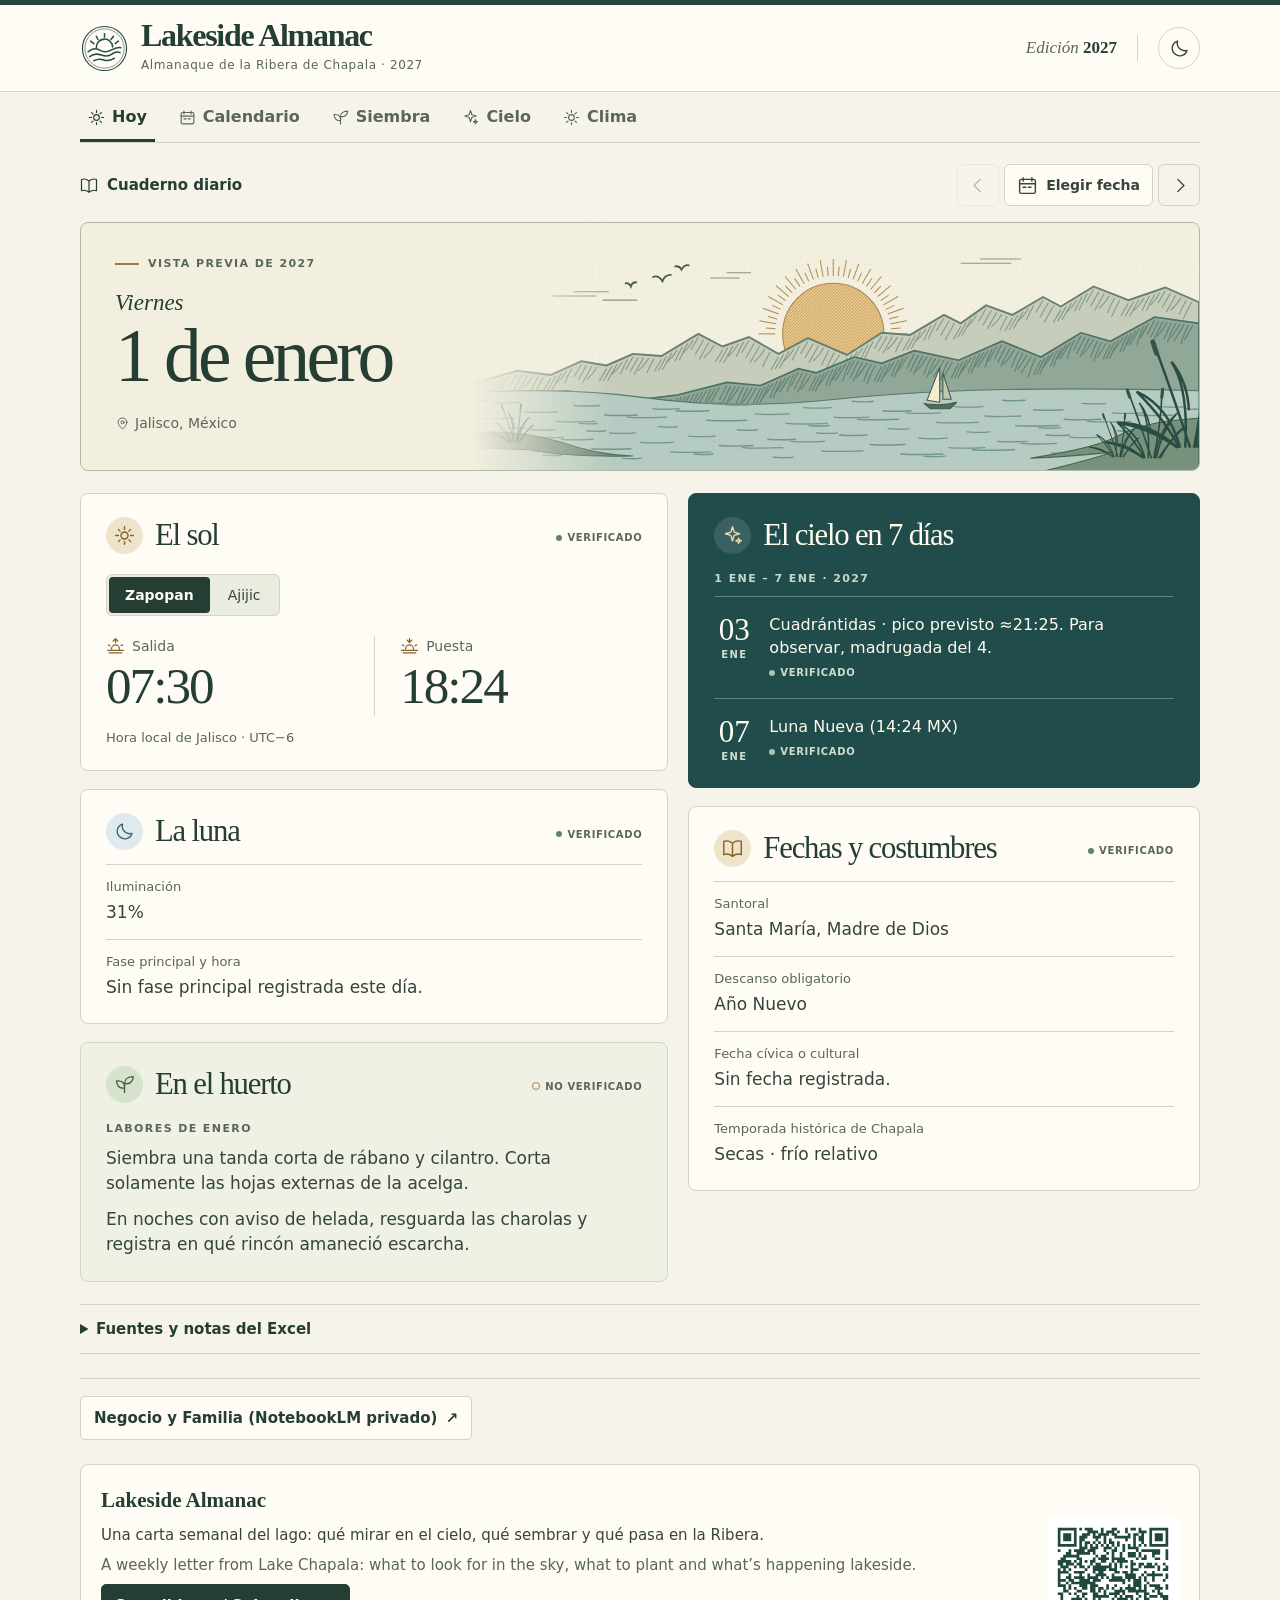
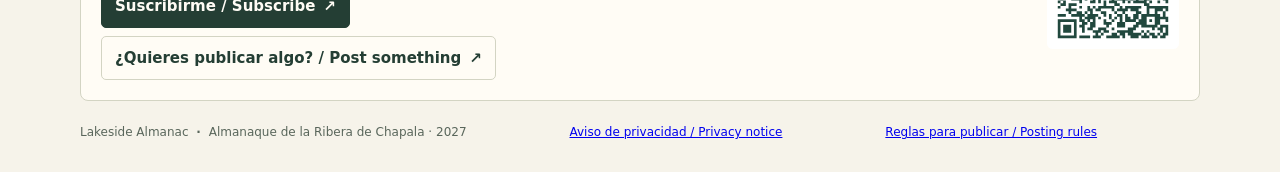
<file: public/index.html>
<!doctype html>
<html lang="es-MX"><head><meta charset="utf-8"><meta name="viewport" content="width=device-width,initial-scale=1"><meta name="theme-color" content="#21483e"><title>Hoy · Lakeside Almanac — Almanaque de la Ribera de Chapala · 2027</title><link rel="manifest" href="./manifest.webmanifest"><link rel="icon" href="./assets/sello.svg" type="image/svg+xml"><link rel="apple-touch-icon" href="./assets/icon-192.png"><link rel="stylesheet" href="./styles.css"><link rel="stylesheet" href="./cuaderno.css"><script defer src="./naturaleza.js"></script><script defer src="./cuaderno.js"></script><script defer src="./app.js"></script></head>
<body><svg class="symbols" xmlns="http://www.w3.org/2000/svg" aria-hidden="true"><defs><symbol id="i-sun" viewBox="0 0 24 24" fill="none" stroke="currentColor" stroke-width="1.6" stroke-linecap="round" stroke-linejoin="round"><circle cx="12" cy="12" r="4"/><path d="M12 2v3m0 14v3M2 12h3m14 0h3M5 5l2 2m10 10 2 2M5 19l2-2M17 7l2-2"/></symbol><symbol id="i-moon" viewBox="0 0 24 24" fill="none" stroke="currentColor" stroke-width="1.6" stroke-linecap="round" stroke-linejoin="round"><path d="M20.5 14.2A8.6 8.6 0 0 1 9.8 3.5a8.6 8.6 0 1 0 10.7 10.7Z"/></symbol><symbol id="i-pin" viewBox="0 0 24 24" fill="none" stroke="currentColor" stroke-width="1.6" stroke-linecap="round" stroke-linejoin="round"><path d="M19 10c0 5-7 11-7 11S5 15 5 10a7 7 0 1 1 14 0Z"/><circle cx="12" cy="10" r="2.5"/></symbol><symbol id="i-leaf" viewBox="0 0 24 24" fill="none" stroke="currentColor" stroke-width="1.6" stroke-linecap="round" stroke-linejoin="round"><path d="M12 21v-9M12 16C6 17 3 13 3 8c6-1 10 3 9 8Zm0-5c0-5 4-8 10-8 0 5-4 9-10 8Z"/></symbol><symbol id="i-star" viewBox="0 0 24 24" fill="none" stroke="currentColor" stroke-width="1.6" stroke-linecap="round" stroke-linejoin="round"><path d="m12 2 1.9 6.1L20 10l-6.1 1.9L12 18l-1.9-6.1L4 10l6.1-1.9ZM19 15l.8 2.2L22 18l-2.2.8L19 21l-.8-2.2L16 18l2.2-.8Z"/></symbol><symbol id="i-book" viewBox="0 0 24 24" fill="none" stroke="currentColor" stroke-width="1.6" stroke-linecap="round" stroke-linejoin="round"><path d="M12 6q-5-4-10-2v15q5-2 10 2 5-4 10-2V4q-5-2-10 2Zm0 0v15"/></symbol><symbol id="i-cal" viewBox="0 0 24 24" fill="none" stroke="currentColor" stroke-width="1.6" stroke-linecap="round" stroke-linejoin="round"><rect x="3" y="5" width="18" height="16" rx="2"/><path d="M7 3v4m10-4v4M3 10h18m-14 4h3m3 0h3"/></symbol><symbol id="i-left" viewBox="0 0 24 24" fill="none" stroke="currentColor" stroke-width="1.6" stroke-linecap="round" stroke-linejoin="round"><path d="m14 5-7 7 7 7"/></symbol><symbol id="i-right" viewBox="0 0 24 24" fill="none" stroke="currentColor" stroke-width="1.6" stroke-linecap="round" stroke-linejoin="round"><path d="m10 5 7 7-7 7"/></symbol><symbol id="i-rise" viewBox="0 0 24 24" fill="none" stroke="currentColor" stroke-width="1.6" stroke-linecap="round" stroke-linejoin="round"><path d="M2 17h20M4 20h16M7 15a5 5 0 1 1 10 0M12 2v5m-3-2 3-3 3 3M3 10l2 1m14 0 2-1"/></symbol><symbol id="i-set" viewBox="0 0 24 24" fill="none" stroke="currentColor" stroke-width="1.6" stroke-linecap="round" stroke-linejoin="round"><path d="M2 17h20M4 20h16M7 15a5 5 0 1 1 10 0M12 2v5m-3-3 3 3 3-3M3 10l2 1m14 0 2-1"/></symbol></defs></svg>
<a class="skip" href="#main">Ir al contenido</a>
<header><div class="mast shell"><div class="brand"><img src="./assets/sello.svg" alt="" width="49" height="49"><div><strong>Lakeside Almanac</strong><small>Almanaque de la Ribera de Chapala · 2027</small></div></div><div class="edition">Edición <b>2027</b></div><button class="round" id="theme" aria-label="Cambiar modo de color"><svg class="ico" aria-hidden="true"><use href="#i-moon"/></svg></button></div></header>
<nav class="sections shell" aria-label="Secciones del almanaque"><a href="#hoy" aria-current="page"><svg class="ico" aria-hidden="true"><use href="#i-sun"/></svg>Hoy</a><a href="#calendario"><svg class="ico" aria-hidden="true"><use href="#i-cal"/></svg>Calendario</a><a href="#siembra"><svg class="ico" aria-hidden="true"><use href="#i-leaf"/></svg>Siembra</a><a href="#cielo"><svg class="ico" aria-hidden="true"><use href="#i-star"/></svg>Cielo</a><a href="#clima"><svg class="ico" aria-hidden="true"><use href="#i-sun"/></svg>Clima</a></nav><main id="main" class="shell"><div id="vista-hoy">
<div class="daybar"><div class="sectionlabel"><svg class="ico" aria-hidden="true"><use href="#i-book"/></svg> <span>Cuaderno diario</span></div><div class="controls"><button id="prev" class="arrow" aria-label="Día anterior"><svg class="ico" aria-hidden="true"><use href="#i-left"/></svg></button><label class="datepick"><svg class="ico" aria-hidden="true"><use href="#i-cal"/></svg> <span>Elegir fecha</span><input id="date" aria-label="Elegir fecha de 2027" type="date" min="2027-01-01" max="2027-12-31"></label><button id="next" class="arrow" aria-label="Día siguiente"><svg class="ico" aria-hidden="true"><use href="#i-right"/></svg></button></div></div>
<section class="hero" aria-labelledby="day"><div class="heroCopy"><div class="eyebrow"><i></i><span id="context">Ficha diaria</span></div><p id="weekday"></p><h1 id="day">Almanaque 2027</h1><p class="location"><svg class="ico" aria-hidden="true"><use href="#i-pin"/></svg> Jalisco, México</p></div><div class="landscape" role="img" aria-label="Ilustración de un velero en el lago de Chapala entre los cerros y los tules"></div></section>
<p id="error" role="alert" hidden></p><noscript>Activa JavaScript para consultar el almanaque.</noscript>
<div id="cards" hidden><div class="columns"><div class="stack">
<section class="card"><div class="head"><div class="iconbox gold"><svg class="ico" aria-hidden="true"><use href="#i-sun"/></svg></div><h2>El sol</h2><span id="sunStatus"></span></div><div class="cities" role="group" aria-label="Lugar para las horas solares"><button data-city="Zapopan" aria-pressed="true">Zapopan</button><button data-city="Ajijic" aria-pressed="false">Ajijic</button></div><div class="times"><div><span><svg class="ico" aria-hidden="true"><use href="#i-rise"/></svg> Salida</span><strong id="sunrise"></strong></div><div><span><svg class="ico" aria-hidden="true"><use href="#i-set"/></svg> Puesta</span><strong id="sunset"></strong></div></div><p class="footnote">Hora local de Jalisco · UTC−6</p></section>
<section class="card"><div class="head"><div class="iconbox blue"><svg class="ico" aria-hidden="true"><use href="#i-moon"/></svg></div><h2>La luna</h2><span id="moonStatus"></span></div><dl id="lunar" class="facts"></dl></section>
<section class="card garden"><div class="head"><div class="iconbox green"><svg class="ico" aria-hidden="true"><use href="#i-leaf"/></svg></div><h2>En el huerto</h2><span id="gardenStatus"></span></div><p class="kicker" id="gardenMonth"></p><div id="gardenText"></div></section></div>
<div class="stack"><section class="card sky"><div class="head"><div class="iconbox"><svg class="ico" aria-hidden="true"><use href="#i-star"/></svg></div><h2>El cielo en 7 días</h2></div><p class="period" id="period"></p><ul class="events" id="events"></ul></section>
<section class="card"><div class="head"><div class="iconbox gold"><svg class="ico" aria-hidden="true"><use href="#i-book"/></svg></div><h2>Fechas y costumbres</h2><span id="civicStatus"></span></div><dl id="daily" class="facts"></dl></section></div></div>
<details class="notes"><summary>Fuentes y notas del Excel</summary><div id="sourceNotes"></div></details></div>
</div><section hidden id="vista-calendario" aria-labelledby="calendarTitle"></section><section hidden id="vista-siembra" aria-labelledby="plantTitle"></section><section hidden id="vista-cielo" aria-labelledby="cieloTitle"></section><section hidden id="vista-clima" aria-labelledby="climaTitle"></section><aside class="acceso-privado"><a id="enlace-gema" class="accion" href="https://notebooklm.google.com/notebook/137dd75f-c014-47d7-93c2-4c7fe466b411" target="_blank" rel="noopener noreferrer">Negocio y Familia (NotebookLM privado)</a></aside>
<aside class="suscripcion" aria-labelledby="suscripcion-titulo"><div class="suscripcion-texto"><h2 id="suscripcion-titulo">Lakeside Almanac</h2><p>Una carta semanal del lago: qué mirar en el cielo, qué sembrar y qué pasa en la Ribera.</p><p lang="en">A weekly letter from Lake Chapala: what to look for in the sky, what to plant and what’s happening lakeside.</p><div class="suscripcion-enlaces"><a id="enlace-suscripcion" class="accion primaria" href="https://docs.google.com/forms/d/e/1FAIpQLSeDGVKd1zAzfpP1UlOgmJfYvRjzBLtCMcK_44Zq1kBSo9piPg/viewform" target="_blank" rel="noopener noreferrer">Suscribirme / Subscribe</a><a id="enlace-publicar" class="accion" href="https://docs.google.com/forms/d/e/1FAIpQLScQP1TS4dMT_EG7CRILo8N8-BUXLTEGWtV1dWwqXKLvJR55ZA/viewform" target="_blank" rel="noopener noreferrer">¿Quieres publicar algo? / Post something</a></div></div><a class="suscripcion-qr-enlace" href="https://docs.google.com/forms/d/e/1FAIpQLSeDGVKd1zAzfpP1UlOgmJfYvRjzBLtCMcK_44Zq1kBSo9piPg/viewform" target="_blank" rel="noopener noreferrer"><img class="suscripcion-qr" src="./assets/qr-suscripcion.svg" width="132" height="132" alt="Código QR para suscribirse a Lakeside Almanac. / QR code to subscribe to Lakeside Almanac." loading="lazy"></a></aside></main><footer class="shell"><span>Lakeside Almanac <b>·</b> Almanaque de la Ribera de Chapala · 2027</span><a href="./privacidad.html">Aviso de privacidad / Privacy notice</a><a href="./reglas.html">Reglas para publicar / Posting rules</a><span id="offline" role="status"></span></footer><p class="sr" id="announce" role="status"></p></body></html>
</file>
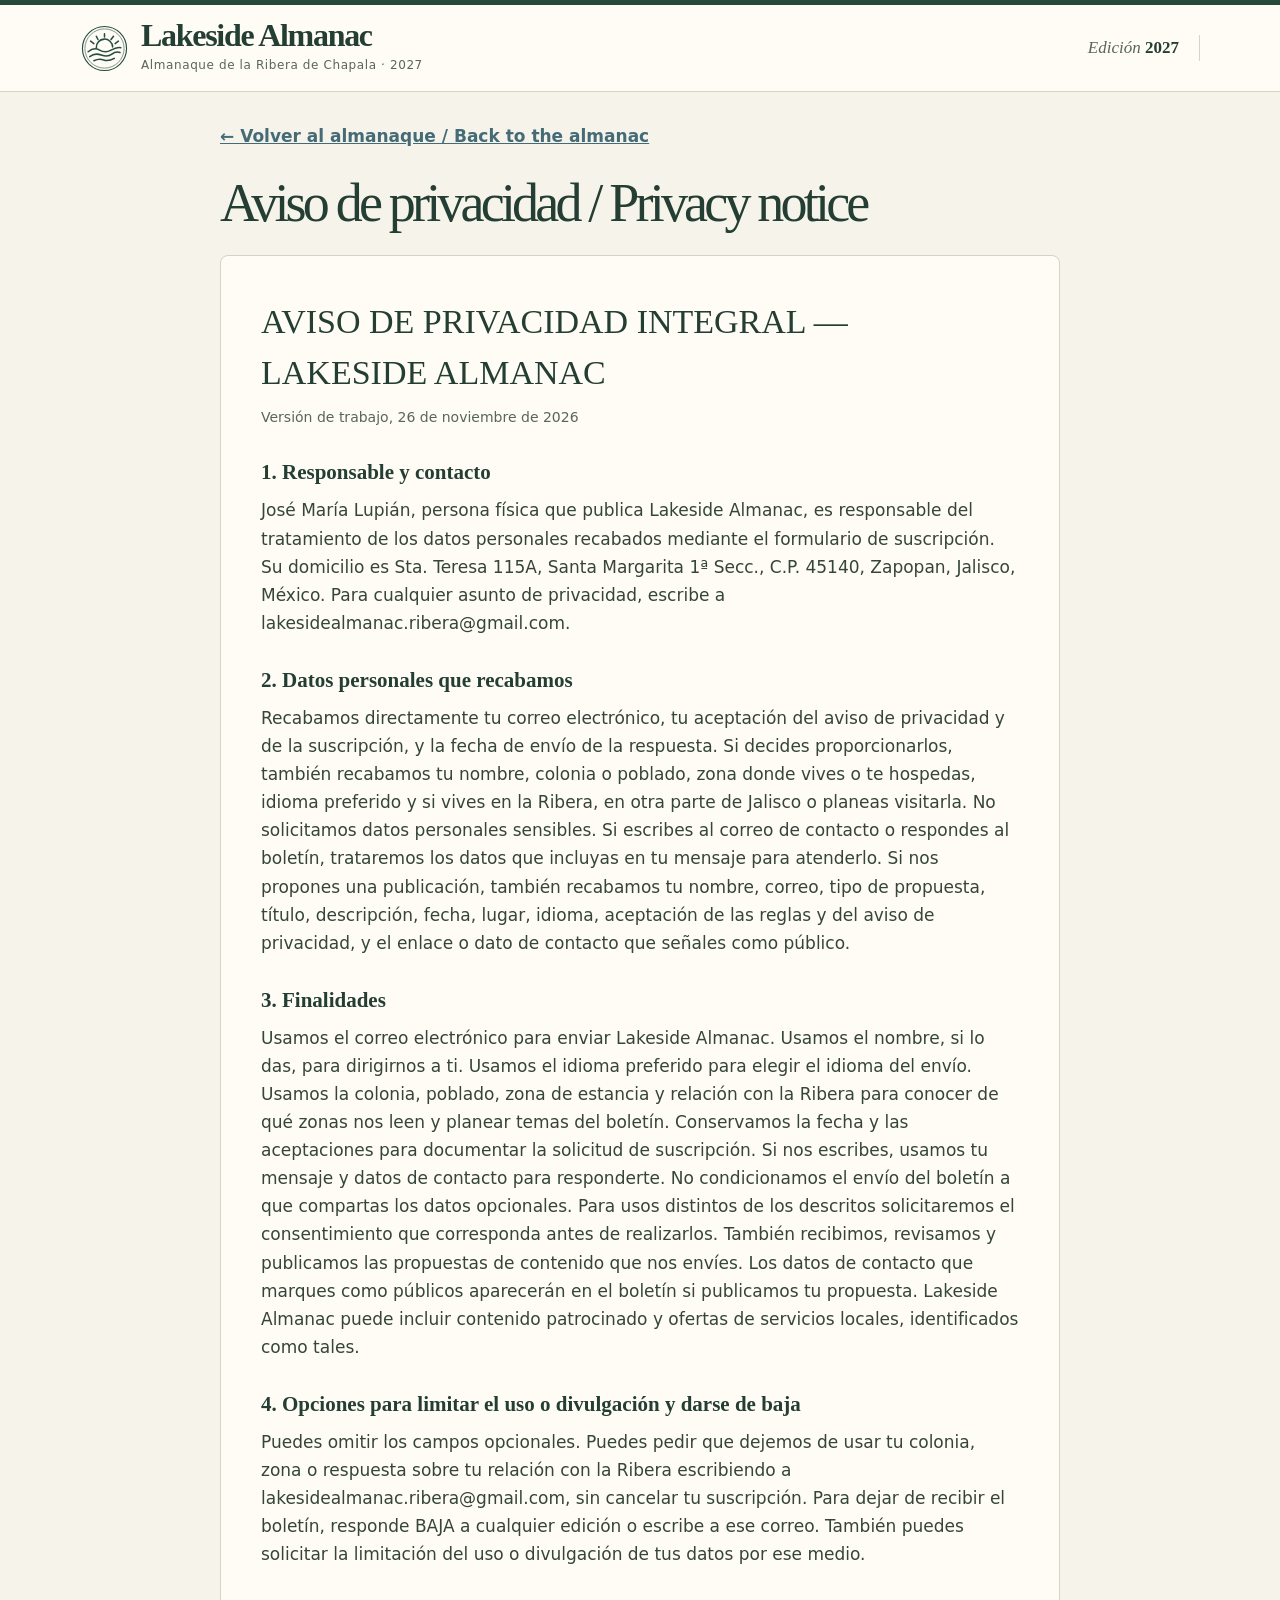
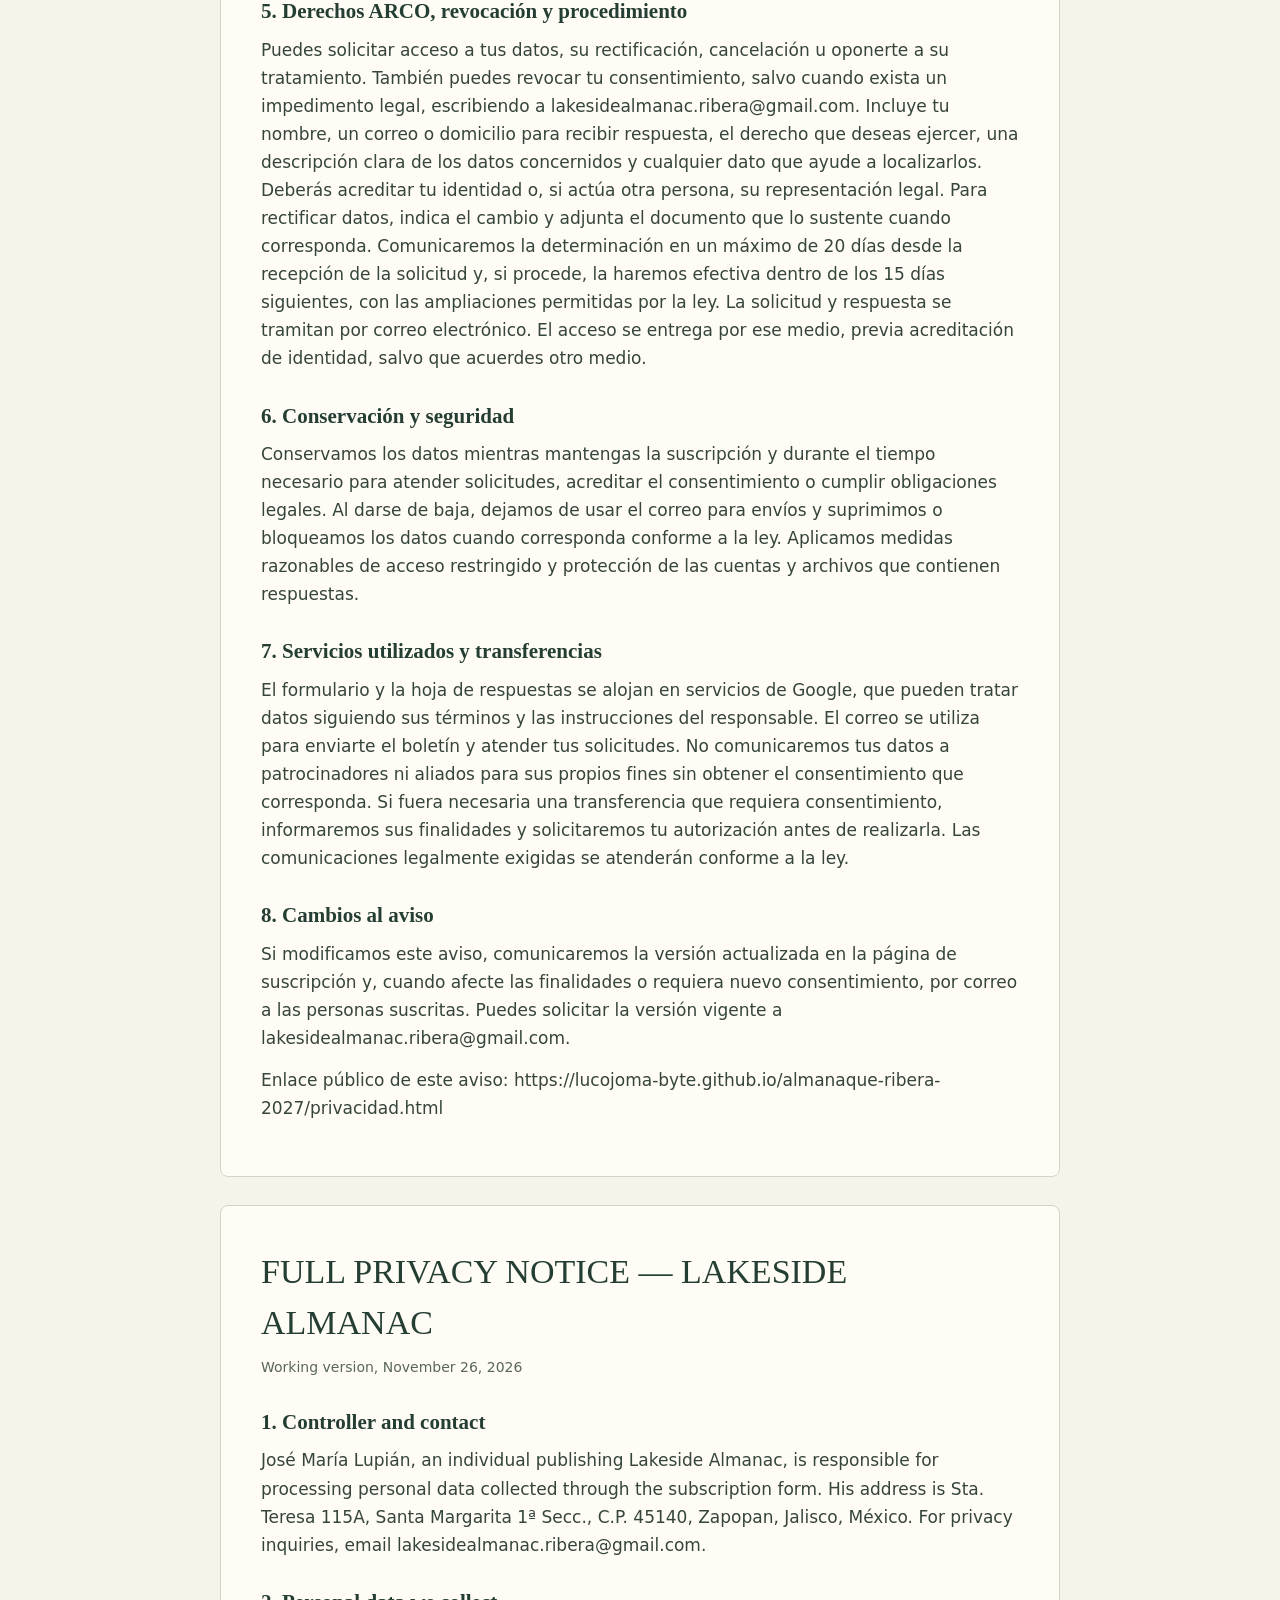
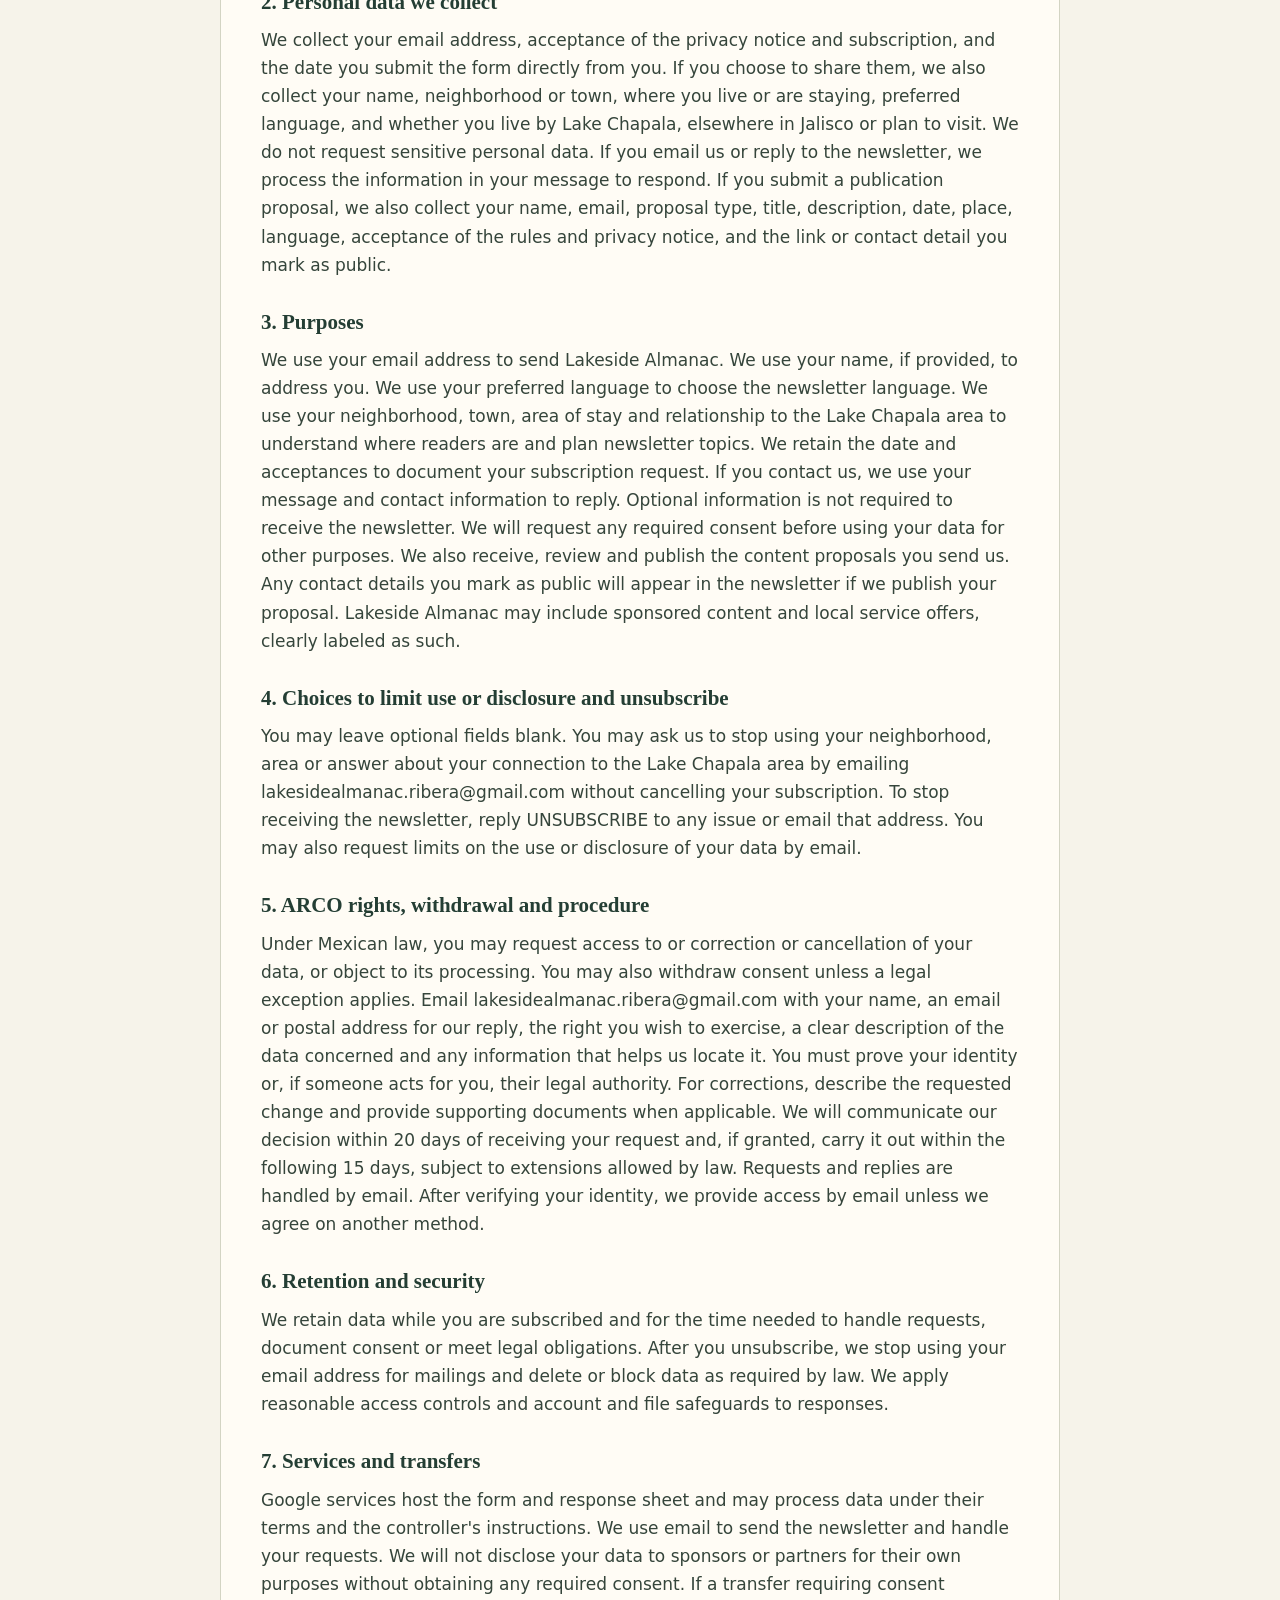
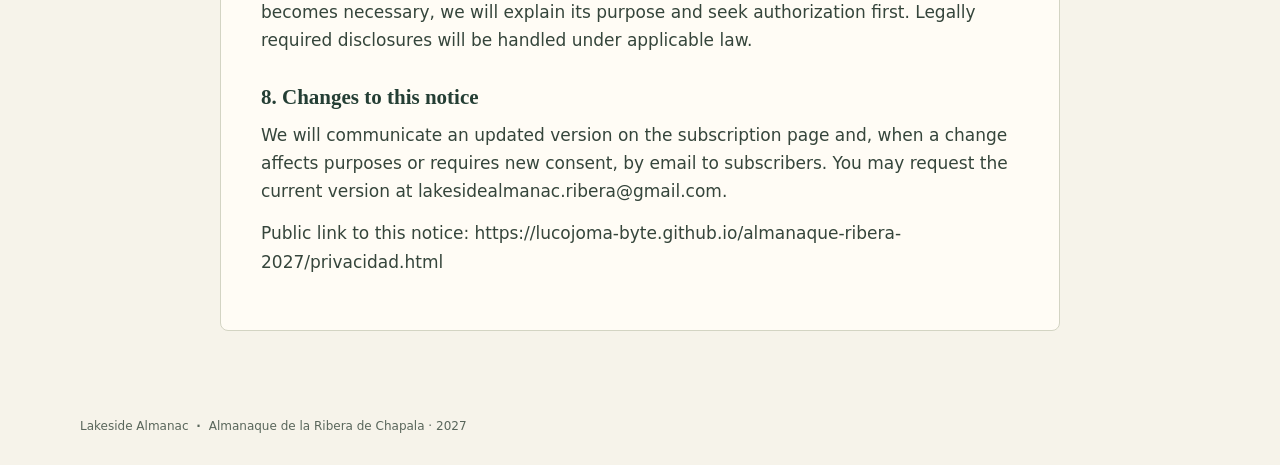
<file: public/privacidad.html>
<!doctype html>
<html lang="es-MX">
<head>
<meta charset="utf-8">
<meta name="viewport" content="width=device-width,initial-scale=1">
<meta name="theme-color" content="#21483e">
<title>Aviso de privacidad · Lakeside Almanac — Almanaque de la Ribera de Chapala · 2027</title>
<link rel="icon" href="./assets/sello.svg" type="image/svg+xml">
<link rel="stylesheet" href="./styles.css">
<style>
.privacy{width:min(840px,calc(100% - 32px));margin:32px auto 64px}.privacy>h1{font-size:clamp(34px,6vw,54px);line-height:1.1;color:var(--ink);font-weight:500;margin:0 0 22px}.privacy section{background:var(--paper);border:1px solid var(--line);border-radius:8px;padding:clamp(20px,4vw,40px);margin-top:22px}.privacy h2{font-size:clamp(25px,4vw,34px);font-weight:500;color:var(--ink);margin:0 0 8px}.privacy h3{font-size:21px;font-weight:600;color:var(--ink);margin:28px 0 8px}.privacy p{margin:0 0 14px;line-height:1.65;overflow-wrap:anywhere}.privacy .version{color:var(--muted);font-size:14px}.back{display:inline-block;color:var(--blue);font-weight:600;margin-bottom:24px}.privacy section+section{margin-top:28px}
</style>
<script>try{document.documentElement.dataset.theme=localStorage.getItem("ribera-color")==="dark"?"dark":"light"}catch{}</script>
</head>
<body>
<a class="skip" href="#contenido">Ir al aviso</a>
<header><div class="mast shell"><div class="brand"><img src="./assets/sello.svg" alt="" width="49" height="49"><div><strong>Lakeside Almanac</strong><small>Almanaque de la Ribera de Chapala · 2027</small></div></div><div class="edition">Edición <b>2027</b></div></div></header>
<main id="contenido" class="privacy">
<a class="back" href="./index.html">← Volver al almanaque / Back to the almanac</a>
<h1>Aviso de privacidad / Privacy notice</h1>
<section lang="es-MX" aria-labelledby="es-MX-title">
<h2 id="es-MX-title">AVISO DE PRIVACIDAD INTEGRAL — LAKESIDE ALMANAC</h2>
<p class="version">Versión de trabajo, 26 de noviembre de 2026</p>
<h3>1. Responsable y contacto</h3>
<p>José María Lupián, persona física que publica Lakeside Almanac, es responsable del tratamiento de los datos personales recabados mediante el formulario de suscripción. Su domicilio es Sta. Teresa 115A, Santa Margarita 1ª Secc., C.P. 45140, Zapopan, Jalisco, México. Para cualquier asunto de privacidad, escribe a lakesidealmanac.ribera@gmail.com.</p>
<h3>2. Datos personales que recabamos</h3>
<p>Recabamos directamente tu correo electrónico, tu aceptación del aviso de privacidad y de la suscripción, y la fecha de envío de la respuesta. Si decides proporcionarlos, también recabamos tu nombre, colonia o poblado, zona donde vives o te hospedas, idioma preferido y si vives en la Ribera, en otra parte de Jalisco o planeas visitarla. No solicitamos datos personales sensibles. Si escribes al correo de contacto o respondes al boletín, trataremos los datos que incluyas en tu mensaje para atenderlo. Si nos propones una publicación, también recabamos tu nombre, correo, tipo de propuesta, título, descripción, fecha, lugar, idioma, aceptación de las reglas y del aviso de privacidad, y el enlace o dato de contacto que señales como público.</p>
<h3>3. Finalidades</h3>
<p>Usamos el correo electrónico para enviar Lakeside Almanac. Usamos el nombre, si lo das, para dirigirnos a ti. Usamos el idioma preferido para elegir el idioma del envío. Usamos la colonia, poblado, zona de estancia y relación con la Ribera para conocer de qué zonas nos leen y planear temas del boletín. Conservamos la fecha y las aceptaciones para documentar la solicitud de suscripción. Si nos escribes, usamos tu mensaje y datos de contacto para responderte. No condicionamos el envío del boletín a que compartas los datos opcionales. Para usos distintos de los descritos solicitaremos el consentimiento que corresponda antes de realizarlos. También recibimos, revisamos y publicamos las propuestas de contenido que nos envíes. Los datos de contacto que marques como públicos aparecerán en el boletín si publicamos tu propuesta. Lakeside Almanac puede incluir contenido patrocinado y ofertas de servicios locales, identificados como tales.</p>
<h3>4. Opciones para limitar el uso o divulgación y darse de baja</h3>
<p>Puedes omitir los campos opcionales. Puedes pedir que dejemos de usar tu colonia, zona o respuesta sobre tu relación con la Ribera escribiendo a lakesidealmanac.ribera@gmail.com, sin cancelar tu suscripción. Para dejar de recibir el boletín, responde BAJA a cualquier edición o escribe a ese correo. También puedes solicitar la limitación del uso o divulgación de tus datos por ese medio.</p>
<h3>5. Derechos ARCO, revocación y procedimiento</h3>
<p>Puedes solicitar acceso a tus datos, su rectificación, cancelación u oponerte a su tratamiento. También puedes revocar tu consentimiento, salvo cuando exista un impedimento legal, escribiendo a lakesidealmanac.ribera@gmail.com. Incluye tu nombre, un correo o domicilio para recibir respuesta, el derecho que deseas ejercer, una descripción clara de los datos concernidos y cualquier dato que ayude a localizarlos. Deberás acreditar tu identidad o, si actúa otra persona, su representación legal. Para rectificar datos, indica el cambio y adjunta el documento que lo sustente cuando corresponda. Comunicaremos la determinación en un máximo de 20 días desde la recepción de la solicitud y, si procede, la haremos efectiva dentro de los 15 días siguientes, con las ampliaciones permitidas por la ley. La solicitud y respuesta se tramitan por correo electrónico. El acceso se entrega por ese medio, previa acreditación de identidad, salvo que acuerdes otro medio.</p>
<h3>6. Conservación y seguridad</h3>
<p>Conservamos los datos mientras mantengas la suscripción y durante el tiempo necesario para atender solicitudes, acreditar el consentimiento o cumplir obligaciones legales. Al darse de baja, dejamos de usar el correo para envíos y suprimimos o bloqueamos los datos cuando corresponda conforme a la ley. Aplicamos medidas razonables de acceso restringido y protección de las cuentas y archivos que contienen respuestas.</p>
<h3>7. Servicios utilizados y transferencias</h3>
<p>El formulario y la hoja de respuestas se alojan en servicios de Google, que pueden tratar datos siguiendo sus términos y las instrucciones del responsable. El correo se utiliza para enviarte el boletín y atender tus solicitudes. No comunicaremos tus datos a patrocinadores ni aliados para sus propios fines sin obtener el consentimiento que corresponda. Si fuera necesaria una transferencia que requiera consentimiento, informaremos sus finalidades y solicitaremos tu autorización antes de realizarla. Las comunicaciones legalmente exigidas se atenderán conforme a la ley.</p>
<h3>8. Cambios al aviso</h3>
<p>Si modificamos este aviso, comunicaremos la versión actualizada en la página de suscripción y, cuando afecte las finalidades o requiera nuevo consentimiento, por correo a las personas suscritas. Puedes solicitar la versión vigente a lakesidealmanac.ribera@gmail.com.</p>
<p>Enlace público de este aviso: https://lucojoma-byte.github.io/almanaque-ribera-2027/privacidad.html</p>
</section>
<section lang="en" aria-labelledby="en-title">
<h2 id="en-title">FULL PRIVACY NOTICE — LAKESIDE ALMANAC</h2>
<p class="version">Working version, November 26, 2026</p>
<h3>1. Controller and contact</h3>
<p>José María Lupián, an individual publishing Lakeside Almanac, is responsible for processing personal data collected through the subscription form. His address is Sta. Teresa 115A, Santa Margarita 1ª Secc., C.P. 45140, Zapopan, Jalisco, México. For privacy inquiries, email lakesidealmanac.ribera@gmail.com.</p>
<h3>2. Personal data we collect</h3>
<p>We collect your email address, acceptance of the privacy notice and subscription, and the date you submit the form directly from you. If you choose to share them, we also collect your name, neighborhood or town, where you live or are staying, preferred language, and whether you live by Lake Chapala, elsewhere in Jalisco or plan to visit. We do not request sensitive personal data. If you email us or reply to the newsletter, we process the information in your message to respond. If you submit a publication proposal, we also collect your name, email, proposal type, title, description, date, place, language, acceptance of the rules and privacy notice, and the link or contact detail you mark as public.</p>
<h3>3. Purposes</h3>
<p>We use your email address to send Lakeside Almanac. We use your name, if provided, to address you. We use your preferred language to choose the newsletter language. We use your neighborhood, town, area of stay and relationship to the Lake Chapala area to understand where readers are and plan newsletter topics. We retain the date and acceptances to document your subscription request. If you contact us, we use your message and contact information to reply. Optional information is not required to receive the newsletter. We will request any required consent before using your data for other purposes. We also receive, review and publish the content proposals you send us. Any contact details you mark as public will appear in the newsletter if we publish your proposal. Lakeside Almanac may include sponsored content and local service offers, clearly labeled as such.</p>
<h3>4. Choices to limit use or disclosure and unsubscribe</h3>
<p>You may leave optional fields blank. You may ask us to stop using your neighborhood, area or answer about your connection to the Lake Chapala area by emailing lakesidealmanac.ribera@gmail.com without cancelling your subscription. To stop receiving the newsletter, reply UNSUBSCRIBE to any issue or email that address. You may also request limits on the use or disclosure of your data by email.</p>
<h3>5. ARCO rights, withdrawal and procedure</h3>
<p>Under Mexican law, you may request access to or correction or cancellation of your data, or object to its processing. You may also withdraw consent unless a legal exception applies. Email lakesidealmanac.ribera@gmail.com with your name, an email or postal address for our reply, the right you wish to exercise, a clear description of the data concerned and any information that helps us locate it. You must prove your identity or, if someone acts for you, their legal authority. For corrections, describe the requested change and provide supporting documents when applicable. We will communicate our decision within 20 days of receiving your request and, if granted, carry it out within the following 15 days, subject to extensions allowed by law. Requests and replies are handled by email. After verifying your identity, we provide access by email unless we agree on another method.</p>
<h3>6. Retention and security</h3>
<p>We retain data while you are subscribed and for the time needed to handle requests, document consent or meet legal obligations. After you unsubscribe, we stop using your email address for mailings and delete or block data as required by law. We apply reasonable access controls and account and file safeguards to responses.</p>
<h3>7. Services and transfers</h3>
<p>Google services host the form and response sheet and may process data under their terms and the controller's instructions. We use email to send the newsletter and handle your requests. We will not disclose your data to sponsors or partners for their own purposes without obtaining any required consent. If a transfer requiring consent becomes necessary, we will explain its purpose and seek authorization first. Legally required disclosures will be handled under applicable law.</p>
<h3>8. Changes to this notice</h3>
<p>We will communicate an updated version on the subscription page and, when a change affects purposes or requires new consent, by email to subscribers. You may request the current version at lakesidealmanac.ribera@gmail.com.</p>
<p>Public link to this notice: https://lucojoma-byte.github.io/almanaque-ribera-2027/privacidad.html</p>
</section>
</main>
<footer class="shell"><span>Lakeside Almanac <b>·</b> Almanaque de la Ribera de Chapala · 2027</span></footer>
</body>
</html>
</file>
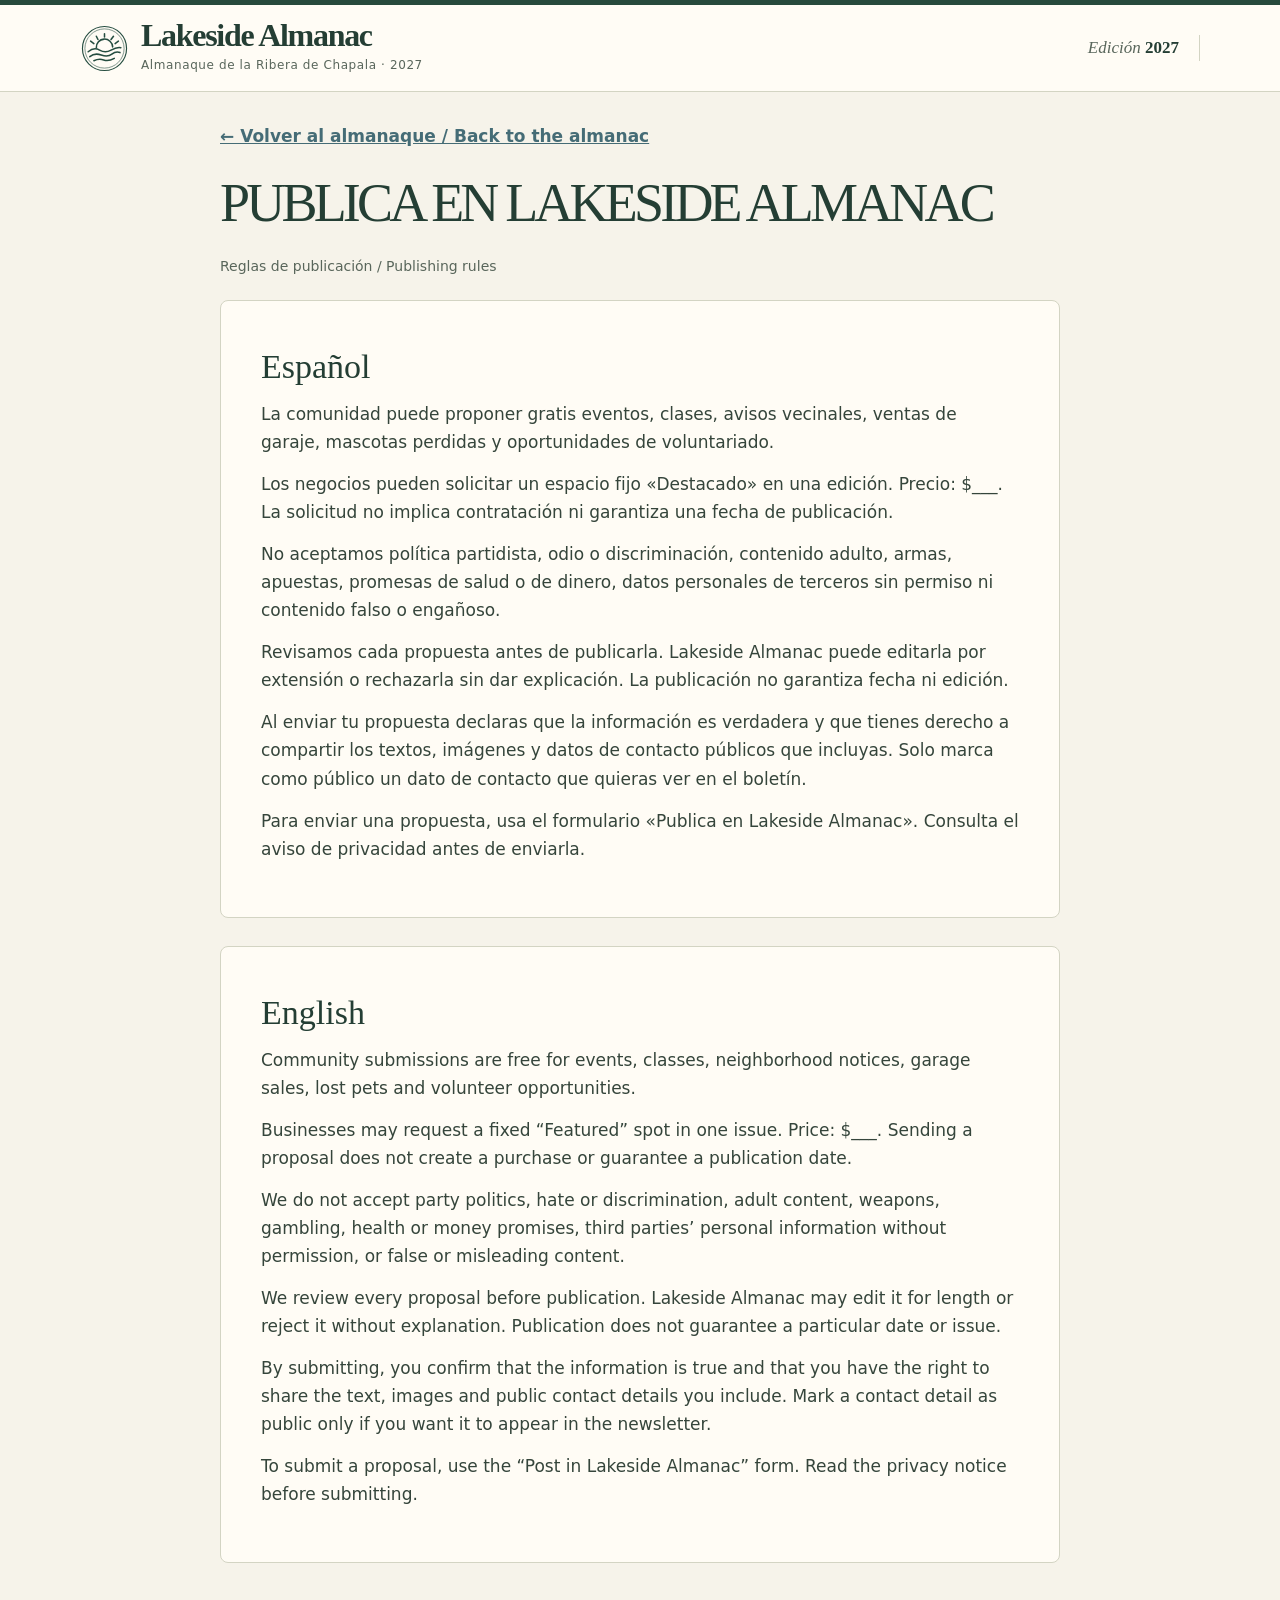
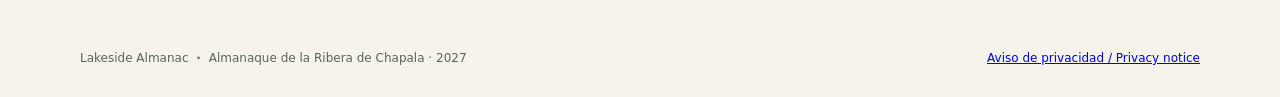
<file: public/reglas.html>
<!doctype html>
<html lang="es-MX">
<head>
<meta charset="utf-8">
<meta name="viewport" content="width=device-width,initial-scale=1">
<meta name="theme-color" content="#21483e">
<title>Reglas para publicar · Lakeside Almanac — Almanaque de la Ribera de Chapala · 2027</title>
<link rel="icon" href="./assets/sello.svg" type="image/svg+xml">
<link rel="stylesheet" href="./styles.css">
<style>
.privacy{width:min(840px,calc(100% - 32px));margin:32px auto 64px}.privacy>h1{font-size:clamp(34px,6vw,54px);line-height:1.1;color:var(--ink);font-weight:500;margin:0 0 22px}.privacy section{background:var(--paper);border:1px solid var(--line);border-radius:8px;padding:clamp(20px,4vw,40px);margin-top:22px}.privacy h2{font-size:clamp(25px,4vw,34px);font-weight:500;color:var(--ink);margin:0 0 8px}.privacy h3{font-size:21px;font-weight:600;color:var(--ink);margin:28px 0 8px}.privacy p{margin:0 0 14px;line-height:1.65;overflow-wrap:anywhere}.privacy .version{color:var(--muted);font-size:14px}.back{display:inline-block;color:var(--blue);font-weight:600;margin-bottom:24px}.privacy section+section{margin-top:28px}
</style>
<script>try{document.documentElement.dataset.theme=localStorage.getItem("ribera-color")==="dark"?"dark":"light"}catch{}</script>
</head>
<body>
<a class="skip" href="#contenido">Ir a las reglas</a>
<header><div class="mast shell"><div class="brand"><img src="./assets/sello.svg" alt="" width="49" height="49"><div><strong>Lakeside Almanac</strong><small>Almanaque de la Ribera de Chapala · 2027</small></div></div><div class="edition">Edición <b>2027</b></div></div></header>
<main id="contenido" class="privacy">
<a class="back" href="./index.html">← Volver al almanaque / Back to the almanac</a>
<h1>PUBLICA EN LAKESIDE ALMANAC</h1>
<p class="version">Reglas de publicación / Publishing rules</p>
<section lang="es-MX" aria-labelledby="reglas-es">
<h2 id="reglas-es">Español</h2>
<p>La comunidad puede proponer gratis eventos, clases, avisos vecinales, ventas de garaje, mascotas perdidas y oportunidades de voluntariado.</p>
<p>Los negocios pueden solicitar un espacio fijo «Destacado» en una edición. Precio: $___. La solicitud no implica contratación ni garantiza una fecha de publicación.</p>
<p>No aceptamos política partidista, odio o discriminación, contenido adulto, armas, apuestas, promesas de salud o de dinero, datos personales de terceros sin permiso ni contenido falso o engañoso.</p>
<p>Revisamos cada propuesta antes de publicarla. Lakeside Almanac puede editarla por extensión o rechazarla sin dar explicación. La publicación no garantiza fecha ni edición.</p>
<p>Al enviar tu propuesta declaras que la información es verdadera y que tienes derecho a compartir los textos, imágenes y datos de contacto públicos que incluyas. Solo marca como público un dato de contacto que quieras ver en el boletín.</p>
<p>Para enviar una propuesta, usa el formulario «Publica en Lakeside Almanac». Consulta el aviso de privacidad antes de enviarla.</p>
</section>
<section lang="en" aria-labelledby="reglas-en">
<h2 id="reglas-en">English</h2>
<p>Community submissions are free for events, classes, neighborhood notices, garage sales, lost pets and volunteer opportunities.</p>
<p>Businesses may request a fixed “Featured” spot in one issue. Price: $___. Sending a proposal does not create a purchase or guarantee a publication date.</p>
<p>We do not accept party politics, hate or discrimination, adult content, weapons, gambling, health or money promises, third parties’ personal information without permission, or false or misleading content.</p>
<p>We review every proposal before publication. Lakeside Almanac may edit it for length or reject it without explanation. Publication does not guarantee a particular date or issue.</p>
<p>By submitting, you confirm that the information is true and that you have the right to share the text, images and public contact details you include. Mark a contact detail as public only if you want it to appear in the newsletter.</p>
<p>To submit a proposal, use the “Post in Lakeside Almanac” form. Read the privacy notice before submitting.</p>
</section>
</main>
<footer class="shell"><span>Lakeside Almanac <b>·</b> Almanaque de la Ribera de Chapala · 2027</span><a href="./privacidad.html">Aviso de privacidad / Privacy notice</a></footer>
</body>
</html>
</file>
<file: public/styles.css>
*{box-sizing:border-box}
:root{color-scheme:light;--bg:#f6f3ea;--paper:#fffcf5;--ink:#243e34;--body:#35453b;--muted:#59665b;--line:#d3d4c3;--wash:#e9ecdf;--hero:#f3efdf;--gold:#86612d;--blue:#456c76;--sky:#214c4c;--skytext:#fffbed;--garden:#eef1e4}
:root[data-theme=dark]{color-scheme:dark;--bg:#17251f;--paper:#202f27;--ink:#eff0dc;--body:#e2e6d8;--muted:#bac6b7;--line:#455647;--wash:#33463a;--hero:#263a30;--gold:#e3c088;--blue:#a9cfd0;--sky:#173b3e;--skytext:#f7f3dc;--garden:#29392b}
body{margin:0;background:var(--bg);color:var(--body);font:17px/1.5 system-ui,-apple-system,"Segoe UI",sans-serif}
h1,h2,h3,p,dl,dd,ul{margin:0}button,input{font:inherit}button,summary,.datepick{cursor:pointer}button{color:inherit}button:focus-visible,summary:focus-visible,a:focus-visible,.datepick:focus-within{outline:3px solid #ba8537;outline-offset:3px}button:disabled{opacity:.34;cursor:default}.shell{width:min(1120px,calc(100% - 72px));margin:auto}
header{border-top:5px solid #274a3c;border-bottom:1px solid var(--line);background:var(--paper)}.mast,.brand,.head,.sectionlabel,.daybar,.controls,.eyebrow,.location,.datepick,.times span,footer{display:flex;align-items:center}.mast{min-height:86px;gap:20px}.brand{gap:12px}.brand strong,h1,h2,h3,.times strong,.eventDay,.edition{font-family:Georgia,"Times New Roman",serif}.brand strong{display:block;font-size:clamp(23px,3vw,32px);font-weight:600;letter-spacing:-1.3px;line-height:1;color:var(--ink)}.brand small{font-size:12px;letter-spacing:.6px;color:var(--muted)}.edition{margin-left:auto;font-style:italic;font-size:17px;color:var(--muted);border-right:1px solid var(--line);padding-right:20px}.edition b{color:var(--ink);font-style:normal}
.symbols{position:absolute;width:0;height:0;overflow:hidden}.ico{display:inline-block;width:21px;height:21px;flex:none}.round,.arrow{width:42px;height:42px;display:grid;place-items:center;border:1px solid var(--line);background:transparent;border-radius:50%}.arrow{border-radius:6px}.daybar{justify-content:space-between;padding:21px 0 16px;gap:10px}.sectionlabel{gap:9px;font-weight:650;font-size:15px;color:var(--ink)}.sectionlabel .ico{width:18px}.controls{gap:5px}.datepick{position:relative;gap:8px;font-size:14px;font-weight:600;padding:0 12px;height:42px;border:1px solid var(--line);border-radius:6px;background:var(--paper)}.datepick input{position:absolute;inset:0;width:100%;height:100%;opacity:0;cursor:pointer}.datepick input::-webkit-calendar-picker-indicator{position:absolute;inset:0;width:100%;height:100%;cursor:pointer}
.hero{position:relative;isolation:isolate;overflow:hidden;display:flex;align-items:center;min-height:249px;border:1px solid #aebaa5;border-radius:8px;background:var(--hero)}.heroCopy{z-index:1;padding:27px 34px 30px;min-width:36%}.eyebrow,.kicker,.period,.eventMonth,.facts dt,.footnote{font-size:13px}.eyebrow,.kicker,.period,.eventMonth{letter-spacing:1.4px;font-weight:650;text-transform:uppercase}.eyebrow{gap:9px;color:var(--muted);font-size:11px}.eyebrow i{display:block;width:24px;height:2px;background:#9b783e}#weekday{font:italic 23px Georgia,serif;color:var(--ink);margin-top:18px}h1{font-weight:500;font-size:clamp(42px,5.9vw,78px);letter-spacing:-3.8px;color:var(--ink);line-height:1.06}.location{font-size:14px;gap:5px;margin-top:17px;color:var(--muted)}.location .ico{width:15px;height:17px}.landscape{position:absolute;inset:0 0 0 35%;background:url("./assets/ribera.svg") center right/cover no-repeat;mask-image:linear-gradient(to right,transparent,#000 19%);z-index:-1}
.columns{display:grid;grid-template-columns:1.15fr 1fr;gap:20px;margin:22px 0}.stack{display:flex;flex-direction:column;gap:18px}.card{padding:23px 25px;background:var(--paper);border:1px solid var(--line);border-radius:8px}.head{gap:12px;flex-wrap:wrap}.head h2{font-weight:500;color:var(--ink);font-size:clamp(25px,2.4vw,32px);letter-spacing:-1.2px;line-height:1.16}.head>span{margin-left:auto}.iconbox{border-radius:50%;width:37px;height:37px;display:grid;place-items:center}.gold{background:#eee4ca;color:#81602c}.blue{background:#deeaeb;color:#3c6571}.green{background:#d6e2cc;color:#476042}.badge{display:inline-flex;align-items:center;gap:5px;color:var(--muted);font-weight:650;font-size:10px;letter-spacing:.65px;white-space:nowrap}.badge:before{content:"";width:6px;height:6px;border-radius:50%;background:#61836b}.badge.pending:before{background:transparent;border:1.4px solid #ad843f}
.cities{display:inline-flex;gap:2px;background:var(--wash);border:1px solid var(--line);padding:2px;border-radius:6px;margin-top:20px}.cities button{border:0;background:transparent;border-radius:4px;font-size:14px;min-height:36px;padding:4px 16px}.cities button[aria-pressed=true]{background:var(--ink);color:var(--paper);font-weight:650}.times{display:grid;grid-template-columns:1fr 1fr;margin:20px 0 12px}.times>div+div{border-left:1px solid var(--line);padding-left:25px}.times span{gap:7px;font-size:14px;color:var(--muted)}.times .ico{color:var(--gold);width:19px}.times strong{display:block;font-size:clamp(36px,4vw,52px);line-height:1.15;font-weight:500;color:var(--ink);font-variant-numeric:tabular-nums;letter-spacing:-2px}.footnote,.facts dt{color:var(--muted)}.sky{background:var(--sky);color:var(--skytext);border-color:var(--sky)}.sky h2{color:var(--skytext)}.sky .iconbox{background:#3a6061;color:#eadbb4}.period{font-size:11px;color:#c9d7c8;margin:17px 0 8px}.events{list-style:none;padding:0}.events li{display:flex;gap:15px;padding:16px 0;border-top:1px solid #64817a}.events li:last-child{padding-bottom:0}.eventDate{width:40px;flex:none;text-align:center}.eventDay{display:block;font-size:31px;line-height:1.1}.eventMonth{display:block;font-size:10px;color:#cedccf}.eventText{font-size:16px;line-height:1.45}.sky .badge{color:#cedccf}.sky .badge:before{background:#a9c5ad}.sky .pending:before{background:transparent}.facts>div{margin-top:14px;border-top:1px solid var(--line);padding-top:12px}.facts dd{margin-top:3px}.garden{background:var(--garden)}.kicker{color:var(--muted);font-size:11px;margin:18px 0 8px}#gardenText p+p{margin-top:10px}
.notes{font-size:15px;border-block:1px solid var(--line);padding:13px 0}.notes summary{color:var(--ink);font-weight:600}.notes h3{font-size:21px;margin-top:20px}.notes p{margin:7px 0;overflow-wrap:anywhere}.notes a{color:var(--blue)}footer{justify-content:space-between;gap:8px;padding:22px 0 30px;font-size:12px;color:var(--muted)}footer b{padding:0 4px}.skip,.sr{position:absolute;clip-path:inset(50%);width:1px;height:1px;overflow:hidden}.skip:focus{clip-path:none;width:auto;height:auto;z-index:9;background:var(--paper);padding:8px}.notes a:hover,button:hover:not(:disabled){filter:brightness(.93)}[hidden]{display:none!important}
[data-theme=dark] .brand img{background:#e8eddb;border-radius:50%}[data-theme=dark] .landscape{filter:brightness(.71) saturate(.76)}
@media(max-width:760px){.shell{width:calc(100% - 36px)}.mast{min-height:73px;gap:12px}.brand img{width:41px;height:41px}.brand{gap:8px}.edition{font-size:15px;padding-right:12px}.columns{grid-template-columns:1fr;gap:14px}.stack{display:contents}.card{padding:20px}.sky{order:4}.garden{order:5}.daybar{padding:14px 0}.hero{min-height:210px}.heroCopy{padding:20px}.landscape{left:28%;mask-image:linear-gradient(to right,transparent,#000 45%)}h1{letter-spacing:-2.5px}.head{gap:9px}.head h2{font-size:27px}.times strong{font-size:42px}}
@media(max-width:520px){.edition{display:none}.round{margin-left:auto}.sectionlabel{font-size:13px;gap:5px}.controls{gap:3px}.controls .arrow{width:34px}.datepick{padding:0 7px;font-size:12px}.hero{min-height:268px;align-items:flex-start}.heroCopy{padding:17px 18px}.landscape{inset:auto 0 0;height:135px;mask-image:linear-gradient(to bottom,transparent,#000 29%);background-position:center 56%}#weekday{margin-top:10px;font-size:20px}.location{margin-top:6px}.eyebrow{font-size:10px}h1{font-size:44px}.columns{margin-top:15px}.card{padding:18px}.head h2{font-size:25px}.head>span:empty{display:none}.brand small{font-size:10px}.brand strong{font-size:24px}.sectionlabel .ico{width:16px}.badge{font-size:9px}footer{align-items:flex-start;flex-wrap:wrap}}
@media(max-width:350px){.shell{width:calc(100% - 22px)}.head{gap:7px}.sectionlabel .ico{display:none}}
</file>
<file: public/cuaderno.css>
.sections{display:flex;gap:16px;align-items:stretch;border-bottom:1px solid var(--line)}
.sections a{display:flex;align-items:center;gap:7px;padding:13px 8px 10px;text-decoration:none;color:var(--muted);border-bottom:3px solid transparent;font-weight:650;font-size:16px}
.sections a[aria-current=page]{border-color:var(--ink);color:var(--ink)}
.sections .ico{width:17px;height:17px}.portada{padding:24px 0 18px}.portada h1{font-size:clamp(42px,5vw,64px);margin-top:7px}
.panelMes,.filtros,.cultivo,.sinResultados{background:var(--paper);border:1px solid var(--line);border-radius:8px}
.mesBar,.pasoMes,.atajos,.fichaHead,.fichaGrupo,.cultivo summary{display:flex;align-items:center;gap:10px}
.mesBar{justify-content:space-between;padding:18px 22px}.pasoMes .arrow{font:28px/1 Georgia,serif}.campo{display:flex;flex-direction:column;gap:4px;color:var(--muted);font-size:14px;font-weight:650}
.campo input,.campo select{min-height:44px;border:1px solid var(--line);border-radius:5px;padding:6px 10px;color:var(--ink);background:var(--paper);font:inherit;font-size:16px;max-width:100%;min-width:0}
.mesBar .campo{flex-direction:row;align-items:center;gap:12px}.mesBar select{font:23px Georgia,serif}
.mesTabla{width:100%;table-layout:fixed;border-collapse:collapse}.mesTabla th{font-weight:650;color:var(--muted);font-size:13px;padding:8px 0;background:var(--wash)}
.mesTabla td{border:1px solid var(--line);padding:0;vertical-align:top}.mesTabla td:first-child{border-left:0}.mesTabla td:last-child{border-right:0}.mesTabla .vacio{background:var(--bg)}
.dia{display:flex;flex-direction:column;justify-content:space-between;align-items:flex-start;gap:3px;width:100%;min-height:68px;border:0;padding:7px 10px;background:transparent;color:var(--ink);text-align:start}
.dia:hover,.dia:focus-visible{background:var(--wash)}.dia:focus-visible{outline-offset:-3px}.numero{font:21px Georgia,serif}.dia[aria-current=date] .numero{background:var(--ink);color:var(--paper);border-radius:4px;padding:0 4px}
.marcas,.leyenda,.leyenda li{display:flex;gap:4px;align-items:center;flex-wrap:wrap}.marca{font:700 18px/1 Georgia,serif}.meteoros,.festivo{color:var(--gold)}.fase,.eclipse{color:var(--blue)}
.leyenda{padding:14px 20px;gap:8px 18px;margin:0;list-style:none;color:var(--muted);font-size:13px}.leyenda li{gap:5px}
.ficha{width:min(660px,calc(100% - 24px));max-height:88dvh;overflow:auto;overscroll-behavior:contain;background:var(--paper);color:var(--body);border:1px solid var(--line);border-radius:9px;padding:0 22px 22px}.ficha::backdrop{background:rgb(12 27 22 / .66)}
.fichaHead{position:sticky;top:0;justify-content:space-between;background:var(--paper);border-bottom:1px solid var(--line);padding:14px 0}.ficha h2{font-size:24px;line-height:1.16}.ficha h3{font-size:21px}.fichaGrupo{justify-content:space-between;margin-top:20px}.ficha .facts>div{margin-top:8px;padding-top:8px}
.filtros{padding:18px;display:grid;grid-template-columns:1.4fr 1fr 1fr 1fr;gap:14px}.atajos{grid-column:1/-1;flex-wrap:wrap}.accion{min-height:44px;border-radius:5px;padding:6px 13px;border:1px solid var(--line);background:var(--paper);color:var(--ink);font-size:15px;font-weight:600}.accion.primaria{background:var(--ink);color:var(--paper);border-color:var(--ink)}.resultado{margin:17px 0 10px;font-size:15px;color:var(--muted);font-weight:650}
.cultivos{display:grid;grid-template-columns:repeat(2,minmax(0,1fr));gap:10px;align-items:start}.cultivo summary{cursor:pointer;justify-content:space-between;padding:14px 18px;list-style:none}.cultivo summary::-webkit-details-marker{display:none}.cultivoNombre{display:flex;flex:1;flex-direction:column}.cultivoNombre small{color:var(--muted);font-size:12px}.cultivoNombre strong{font:24px/1.25 Georgia,serif;color:var(--ink)}.desplegar{color:var(--muted);font-weight:bold}.cultivo[open] .desplegar{transform:rotate(180deg)}.cultivoDatos{padding:0 18px 18px}.cultivoDatos .facts>div{padding-top:8px;margin-top:8px}.coincide{border-left:3px solid var(--ink);padding-left:9px}.sinResultados{grid-column:1/-1;padding:18px}
@media(max-width:690px){.filtros{grid-template-columns:repeat(2,minmax(0,1fr));gap:10px}.cultivos{grid-template-columns:1fr}.sections{gap:5px}.sections a{font-size:15px}.dia{min-height:55px;padding:5px}.marcas{gap:1px}.marca{font-size:15px}.mesBar{padding:12px}.leyenda{padding:12px;gap:6px 12px}.ficha{padding-inline:14px}.cultivo summary{padding:12px}.campo,.campo select{font-size:14px}}
@media(max-width:380px){.sections a{gap:5px;padding-inline:5px}.dia{padding:4px 2px}.filtros{padding:12px}.atajos{gap:6px}.accion{padding-inline:8px}.ficha h2{font-size:21px}.fichaGrupo{flex-wrap:wrap}}
.sections{flex-wrap:wrap;column-gap:16px;row-gap:0}
.acceso-privado{margin-top:24px;padding:17px 0 0;border-top:1px solid var(--line)}
.acceso-privado a{display:inline-flex;align-items:center;text-decoration:none}
.acceso-privado a::after{content:"↗";margin-left:8px}
.explorador{grid-template-columns:1fr 1fr auto;align-items:end}
.ayuda-cielo{grid-column:1/-1;color:var(--muted);font-size:15px}
.agenda-cielo{list-style:none;padding:0;margin:0 0 14px;display:grid;gap:10px}
.evento-cielo{display:grid;grid-template-columns:minmax(95px,125px) 1fr;background:var(--paper);border:1px solid var(--line);border-radius:8px;overflow:hidden}
.evento-cielo>div{padding:16px}.fecha-evento{background:var(--wash);display:flex;flex-direction:column;justify-content:center;gap:4px}
.fecha-evento strong{font:24px Georgia,serif;color:var(--ink)}.fecha-evento small{font-size:14px;color:var(--muted)}
.evento-cielo h2{font:24px Georgia,serif;color:var(--ink);margin-bottom:6px}.evento-cielo p{margin:5px 0}
.panel-clima{background:var(--paper);border:1px solid var(--line);border-radius:8px;padding:20px}
.cab-clima{display:flex;align-items:end;justify-content:space-between;flex-wrap:wrap;gap:12px}
.periodo-clima{font-size:15px;color:var(--muted)}.grafica-lluvia{margin:22px 0}
.grafica-lluvia figcaption,.tabla-clima caption{color:var(--ink);font:24px Georgia,serif;text-align:left;margin-bottom:12px}
.barras-lluvia{max-width:850px}.renglon-lluvia{display:grid;grid-template-columns:84px 1fr 47px;gap:10px;align-items:center;margin:5px 0;font-size:15px}
.renglon-lluvia>span:last-child{text-align:right;font-variant-numeric:tabular-nums}
.pista{height:10px;background:var(--wash);border-radius:2px;overflow:hidden}.pista>span{height:100%;display:block;background:var(--blue)}
.scroll-tabla{max-width:100%;overflow-x:auto}.tabla-clima{width:100%;border-collapse:collapse;font-size:15px}
.tabla-clima th,.tabla-clima td{text-align:left;border-bottom:1px solid var(--line);padding:9px 8px;font-variant-numeric:tabular-nums}
.tabla-clima thead{background:var(--wash);color:var(--ink)}.tabla-clima th[scope=row]{font-weight:600}
@media(max-width:690px){.sections{column-gap:2px}.sections a{padding:10px 6px 8px}.sections .ico{display:none}
.explorador{grid-template-columns:1fr 1fr}.explorador>button{grid-column:1/-1}.panel-clima{padding:14px}
.evento-cielo{grid-template-columns:85px 1fr}.evento-cielo>div{padding:10px}.fecha-evento strong{font-size:20px}.evento-cielo h2{font-size:21px}
.tabla-clima{min-width:550px}.renglon-lluvia{gap:6px}.cab-clima .campo{max-width:100%}}
.suscripcion{margin-top:24px;padding:20px;border:1px solid var(--line);border-radius:8px;background:var(--paper);display:flex;gap:20px;align-items:center;justify-content:space-between}
.suscripcion[hidden]{display:none}
.suscripcion h2{margin:0 0 8px;font-size:21px;color:var(--ink)}
.suscripcion p{margin:0 0 8px;color:var(--body);font-size:15px;line-height:1.45}
.suscripcion p[lang=en]{color:var(--muted)}
.suscripcion .accion{display:inline-flex;align-items:center;text-decoration:none;margin-top:6px}
.suscripcion .accion::after{content:"↗";margin-left:8px}
.suscripcion-enlaces{display:flex;flex-direction:column;align-items:flex-start;gap:8px;margin-top:8px}
.suscripcion-enlaces .accion{margin-top:0}
.suscripcion-qr-enlace{display:inline-flex;flex:none;border-radius:6px}
.suscripcion-qr-enlace:focus-visible{outline:2px solid var(--blue);outline-offset:4px}
.suscripcion-qr{flex:none;width:132px;height:132px;background:#fff;border-radius:6px}
@media(max-width:560px){.suscripcion{flex-direction:column;align-items:flex-start}}
</file>
